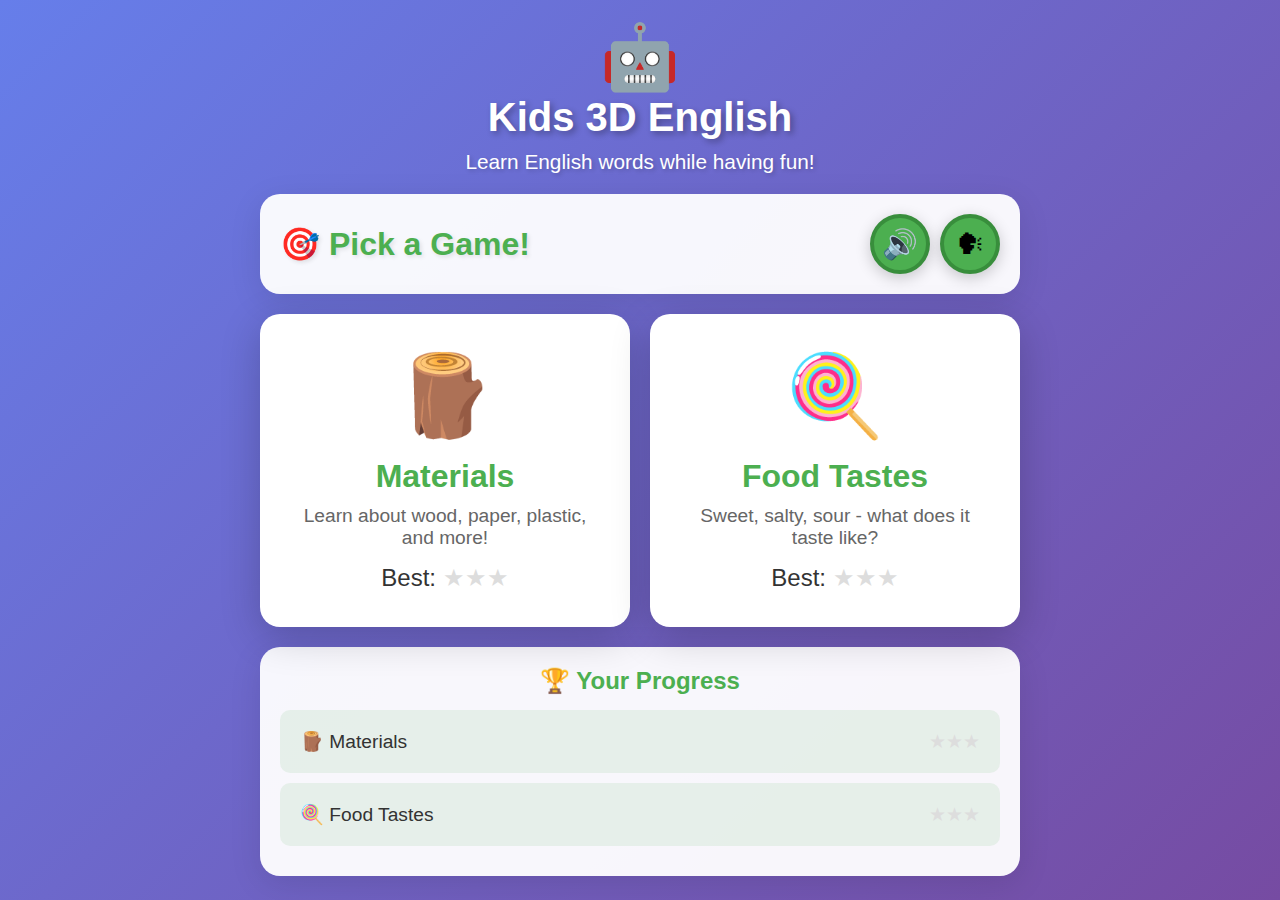
<file: index.html>
<!DOCTYPE html>
<html lang="en">
<head>
  <meta charset="UTF-8">
  <meta name="viewport" content="width=device-width, initial-scale=1.0">
  <title>Kids 3D English - Learn and Play!</title>
  <link rel="stylesheet" href="shared/ui.css">
  <style>
    /* Additional styles for index page */
    .welcome-text {
      text-align: center;
      color: white;
      margin-bottom: 20px;
    }

    .welcome-text h1 {
      font-size: 2.5rem;
      text-shadow: 3px 3px 6px rgba(0, 0, 0, 0.3);
      margin-bottom: 10px;
    }

    .welcome-text p {
      font-size: 1.3rem;
      text-shadow: 2px 2px 4px rgba(0, 0, 0, 0.2);
    }

    .mascot {
      font-size: 4rem;
      animation: bounce 2s ease-in-out infinite;
    }

    .game-card .best-stars {
      margin-top: 15px;
      font-size: 1.5rem;
    }

    .progress-item {
      display: flex;
      align-items: center;
      justify-content: space-between;
      padding: 10px 20px;
      background: rgba(76, 175, 80, 0.1);
      border-radius: 10px;
      margin: 10px 0;
    }

    .progress-item span {
      font-size: 1.2rem;
    }
  </style>
</head>
<body>
  <div class="app-container">
    <!-- Welcome Section -->
    <div class="welcome-text">
      <div class="mascot">&#129302;</div>
      <h1>Kids 3D English</h1>
      <p>Learn English words while having fun!</p>
    </div>

    <!-- Header with toggles -->
    <header class="header">
      <h1>&#127919; Pick a Game!</h1>
      <div class="toggles">
        <button id="sound-toggle" class="toggle-btn active" title="Sound On/Off">
          &#128266;
        </button>
        <button id="voice-toggle" class="toggle-btn active" title="Voice On/Off">
          &#128483;
        </button>
      </div>
    </header>

    <!-- Game Cards -->
    <div class="game-cards">
      <!-- Materials Game -->
      <a href="games/materials/index.html" class="game-card" id="card-materials">
        <div class="game-card-icon">&#129717;</div>
        <h2>Materials</h2>
        <p>Learn about wood, paper, plastic, and more!</p>
        <div class="best-stars">
          Best: <span id="stars-materials">&#9733;&#9733;&#9733;</span>
        </div>
      </a>

      <!-- Tastes Game -->
      <a href="games/tastes/index.html" class="game-card" id="card-tastes">
        <div class="game-card-icon">&#127853;</div>
        <h2>Food Tastes</h2>
        <p>Sweet, salty, sour - what does it taste like?</p>
        <div class="best-stars">
          Best: <span id="stars-tastes">&#9733;&#9733;&#9733;</span>
        </div>
      </a>
    </div>

    <!-- Progress Section -->
    <section class="progress-section">
      <h2>&#127942; Your Progress</h2>
      <div id="progress-list">
        <div class="progress-item">
          <span>&#129717; Materials</span>
          <span id="progress-materials" class="stars"></span>
        </div>
        <div class="progress-item">
          <span>&#127853; Food Tastes</span>
          <span id="progress-tastes" class="stars"></span>
        </div>
      </div>
    </section>
  </div>

  <script src="shared/ui.js"></script>
  <script>
    // Update progress display from localStorage
    document.addEventListener('DOMContentLoaded', () => {
      const { Settings, renderStars, Audio } = window.GameUtils;

      // Materials game stars
      const materialStars = Settings.getBestStars('materials');
      document.getElementById('stars-materials').innerHTML = renderStars(materialStars);
      document.getElementById('progress-materials').innerHTML = renderStars(materialStars);

      // Tastes game stars
      const tastesStars = Settings.getBestStars('tastes');
      document.getElementById('stars-tastes').innerHTML = renderStars(tastesStars);
      document.getElementById('progress-tastes').innerHTML = renderStars(tastesStars);

      // Play sound on card click
      document.querySelectorAll('.game-card').forEach(card => {
        card.addEventListener('click', () => {
          Audio.init();
          Audio.playClick();
        });
      });
    });
  </script>
</body>
</html>
</file>
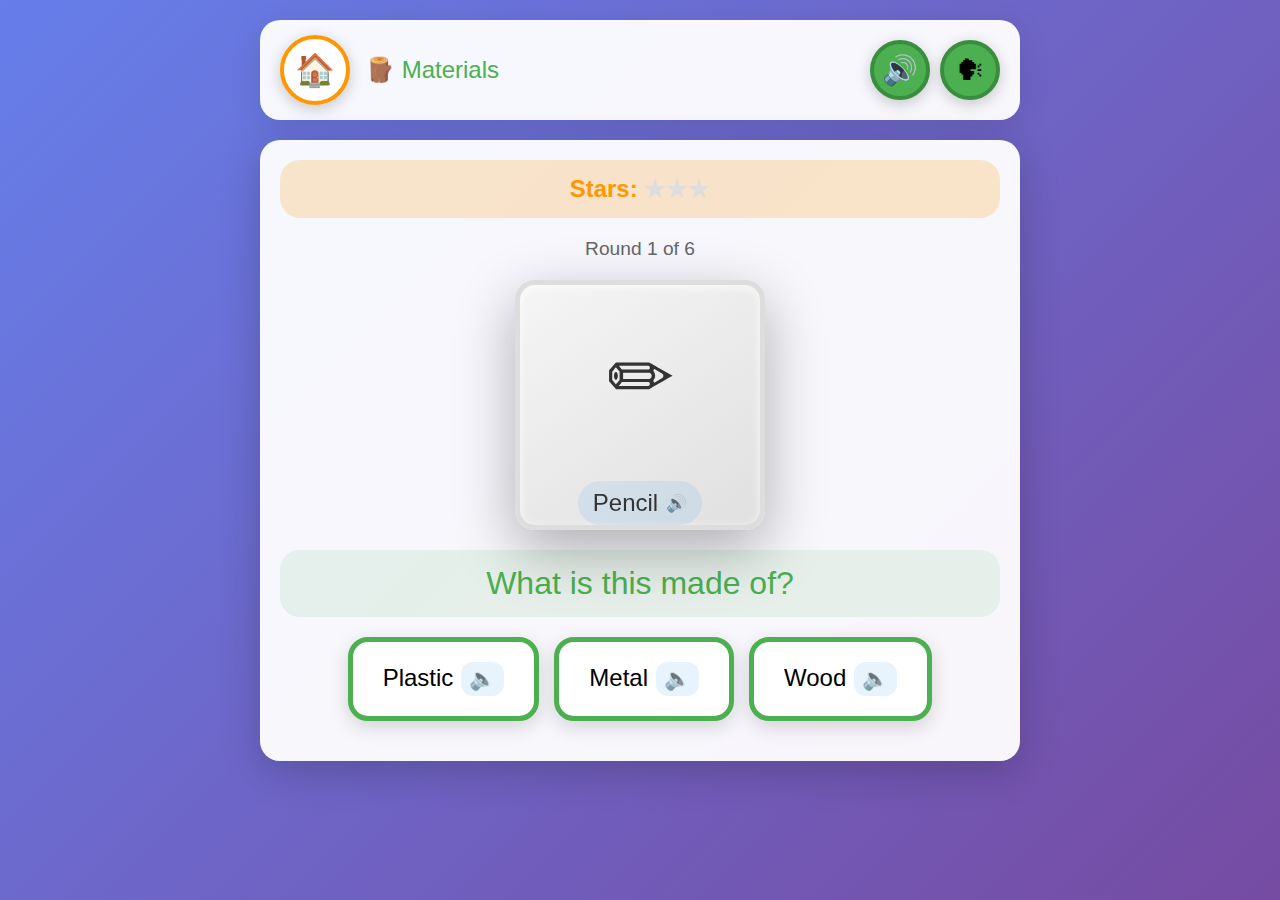
<file: games/materials/index.html>
<!DOCTYPE html>
<html lang="en">
<head>
  <meta charset="UTF-8">
  <meta name="viewport" content="width=device-width, initial-scale=1.0">
  <title>Materials Game - Kids 3D English</title>
  <link rel="stylesheet" href="../../shared/ui.css">
  <style>
    /* Game-specific styles */
    .header-game {
      display: flex;
      justify-content: space-between;
      align-items: center;
      padding: 15px 20px;
      background: rgba(255, 255, 255, 0.95);
      border-radius: 20px;
      margin-bottom: 20px;
      box-shadow: 0 8px 32px rgba(0, 0, 0, 0.1);
    }

    .header-left {
      display: flex;
      align-items: center;
      gap: 15px;
    }

    .header-title {
      font-size: 1.5rem;
      color: #4CAF50;
    }

    .header-right {
      display: flex;
      align-items: center;
      gap: 10px;
    }

    /* Material-specific SVG styling */
    .object-visual {
      width: 100%;
      height: 100%;
      display: flex;
      align-items: center;
      justify-content: center;
      flex-direction: column;
    }

    .object-icon {
      font-size: 5rem;
      line-height: 1;
    }

    .material-hint {
      font-size: 1rem;
      color: #666;
      margin-top: 5px;
      font-style: italic;
    }

    /* SVG drawings */
    .svg-object {
      width: 120px;
      height: 120px;
    }
  </style>
</head>
<body>
  <div class="app-container">
    <!-- Header -->
    <header class="header-game">
      <div class="header-left">
        <a href="../../index.html" class="home-btn" title="Go Home">&#127968;</a>
        <span class="header-title">&#129717; Materials</span>
      </div>
      <div class="header-right">
        <button id="sound-toggle" class="toggle-btn active" title="Sound On/Off">
          &#128266;
        </button>
        <button id="voice-toggle" class="toggle-btn active" title="Voice On/Off">
          &#128483;
        </button>
      </div>
    </header>

    <!-- Game Area -->
    <div class="game-area">
      <!-- Score Display -->
      <div class="score-display">
        <h3>Stars: <span id="current-stars">&#9733;&#9733;&#9733;</span></h3>
      </div>

      <!-- Round Indicator -->
      <div class="round-indicator">
        Round <span id="current-round">1</span> of <span id="total-rounds">6</span>
      </div>

      <!-- 3D Card Container -->
      <div class="card-3d-container">
        <div class="card-3d" id="object-card">
          <div class="card-3d-face">
            <div class="object-visual">
              <span class="object-icon" id="object-icon">&#128453;</span>
            </div>
            <span class="object-label" id="object-name">Table</span>
          </div>
        </div>
      </div>

      <!-- Question -->
      <div class="question">
        What is this made of?
      </div>

      <!-- Choices -->
      <div class="choices" id="choices-container">
        <!-- Buttons generated by JS -->
      </div>

      <!-- Feedback Area -->
      <div class="feedback hidden" id="feedback"></div>
    </div>

    <!-- Game Complete Screen (hidden initially) -->
    <div class="game-area game-complete hidden" id="game-complete">
      <h2>&#127881; Great Job! &#127881;</h2>
      <div class="final-stars" id="final-stars"></div>
      <p id="final-message">You're a materials expert!</p>
      <p>You got <span id="final-score">0</span> out of <span id="final-total">6</span> correct!</p>
      <button class="play-btn" id="play-again-btn">Play Again!</button>
    </div>
  </div>

  <script src="../../shared/ui.js"></script>
  <script src="game.js"></script>
</body>
</html>
</file>
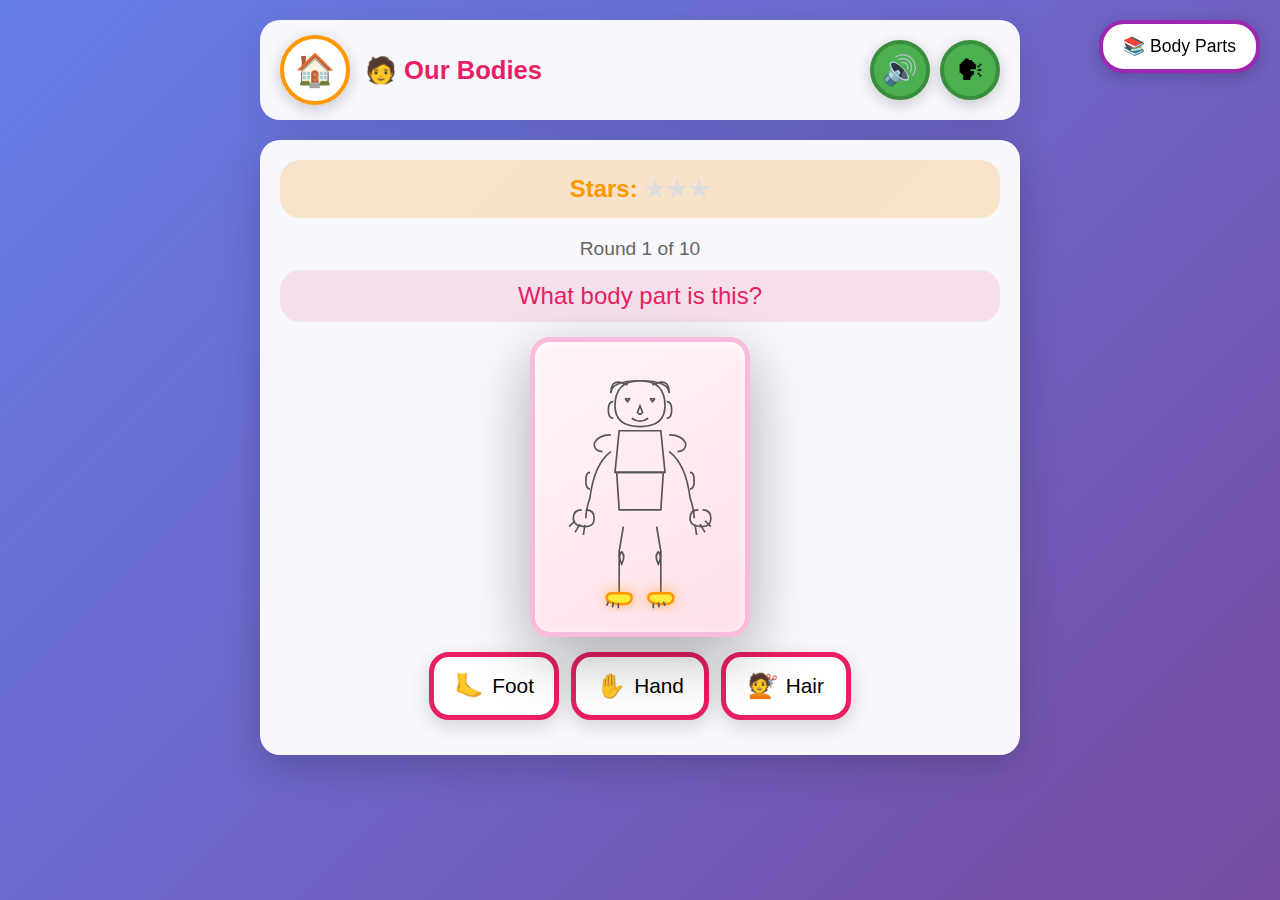
<file: games/our-bodies/index.html>
<!DOCTYPE html>
<html lang="en">
<head>
  <meta charset="UTF-8">
  <meta name="viewport" content="width=device-width, initial-scale=1.0">
  <title>Our Bodies - Kids 3D English</title>
  <link rel="stylesheet" href="../../shared/ui.css">
  <style>
    /* Game-specific styles */
    .header-game {
      display: flex;
      align-items: center;
      justify-content: space-between;
      padding: 15px 20px;
      background: rgba(255, 255, 255, 0.95);
      border-radius: var(--border-radius);
      margin-bottom: var(--spacing);
      box-shadow: 0 8px 32px rgba(0, 0, 0, 0.1);
      flex-wrap: wrap;
      gap: 10px;
    }

    .header-left {
      display: flex;
      align-items: center;
      gap: 15px;
    }

    .header-title {
      font-size: 1.6rem;
      color: #E91E63;
      font-weight: bold;
    }

    .header-right {
      display: flex;
      gap: 10px;
    }

    /* Body Card Container */
    .body-card-container {
      perspective: 1000px;
      width: 220px;
      height: 300px;
      margin: 15px auto;
    }

    .body-card {
      width: 100%;
      height: 100%;
      position: relative;
      transform-style: preserve-3d;
      transition: transform 0.1s ease-out;
      cursor: grab;
    }

    .body-card:active {
      cursor: grabbing;
    }

    .body-card-face {
      position: absolute;
      width: 100%;
      height: 100%;
      backface-visibility: hidden;
      border-radius: var(--border-radius);
      display: flex;
      flex-direction: column;
      align-items: center;
      justify-content: center;
      background: linear-gradient(145deg, #fff5f8, #ffe0e9);
      box-shadow:
        0 20px 60px rgba(0, 0, 0, 0.3),
        inset 0 2px 10px rgba(255, 255, 255, 0.8);
      border: 5px solid #f8bbd9;
      padding: 15px;
    }

    .body-card.idle {
      animation: gentleFloat 4s ease-in-out infinite;
    }

    /* Body SVG Styling */
    .body-svg {
      width: 150px;
      height: 250px;
    }

    .body-svg .body-part {
      fill: none;
      stroke: #555;
      stroke-width: 2;
      transition: all 0.3s ease;
    }

    .body-svg .body-part.highlight {
      fill: #ffeb3b;
      stroke: #ff9800;
      stroke-width: 3;
      filter: drop-shadow(0 0 8px rgba(255, 152, 0, 0.6));
      animation: pulseHighlight 1s ease-in-out infinite;
    }

    @keyframes pulseHighlight {
      0%, 100% { fill: #ffeb3b; }
      50% { fill: #fff176; }
    }

    /* Choice buttons */
    .choices {
      display: flex;
      flex-wrap: wrap;
      justify-content: center;
      gap: 12px;
      margin: 15px 0;
    }

    .choice-btn {
      min-width: 130px;
      padding: 15px 20px;
      font-size: 1.3rem;
      font-family: inherit;
      border: 5px solid #E91E63;
      border-radius: var(--border-radius);
      background: var(--card-bg);
      cursor: pointer;
      transition: all 0.2s ease;
      box-shadow: 0 6px 20px rgba(0, 0, 0, 0.15);
      text-transform: capitalize;
      display: flex;
      align-items: center;
      justify-content: center;
      gap: 8px;
    }

    .choice-btn:hover {
      transform: translateY(-5px);
      background: #E91E63;
      color: white;
    }

    .choice-btn.correct {
      background: var(--success-color);
      border-color: var(--success-color);
      color: white;
      animation: bounce 0.5s ease;
    }

    .choice-btn.incorrect {
      background: var(--error-color);
      border-color: var(--error-color);
      color: white;
      animation: shake 0.5s ease;
    }

    @keyframes bounce {
      0%, 100% { transform: translateY(0) scale(1); }
      30% { transform: translateY(-15px) scale(1.1); }
      60% { transform: translateY(-5px) scale(1.05); }
    }

    /* Question styling */
    .question {
      font-size: 1.5rem;
      text-align: center;
      color: #E91E63;
      margin: 10px 0;
      padding: 12px;
      background: rgba(233, 30, 99, 0.1);
      border-radius: var(--border-radius);
    }

    /* Word Bank Modal */
    .word-bank-btn {
      position: fixed;
      top: 20px;
      right: 20px;
      padding: 12px 20px;
      font-size: 1.1rem;
      font-family: inherit;
      border: 4px solid #9c27b0;
      border-radius: 25px;
      background: white;
      cursor: pointer;
      box-shadow: 0 4px 15px rgba(0,0,0,0.2);
      z-index: 100;
      transition: all 0.2s ease;
    }

    .word-bank-btn:hover {
      background: #9c27b0;
      color: white;
      transform: scale(1.05);
    }

    .word-bank-modal {
      display: none;
      position: fixed;
      top: 0;
      left: 0;
      width: 100%;
      height: 100%;
      background: rgba(0,0,0,0.6);
      z-index: 200;
      align-items: center;
      justify-content: center;
    }

    .word-bank-modal.show {
      display: flex;
    }

    .word-bank-content {
      background: white;
      border-radius: var(--border-radius);
      padding: 25px;
      max-width: 400px;
      max-height: 80vh;
      overflow-y: auto;
      box-shadow: 0 20px 60px rgba(0,0,0,0.3);
    }

    .word-bank-content h2 {
      color: #E91E63;
      text-align: center;
      margin-bottom: 15px;
    }

    .word-bank-list {
      display: grid;
      grid-template-columns: repeat(2, 1fr);
      gap: 10px;
    }

    .word-bank-item {
      display: flex;
      align-items: center;
      gap: 10px;
      padding: 10px;
      background: #fce4ec;
      border-radius: 10px;
      cursor: pointer;
      transition: all 0.2s ease;
    }

    .word-bank-item:hover {
      background: #f8bbd9;
      transform: scale(1.02);
    }

    .word-bank-close {
      display: block;
      margin: 15px auto 0;
      padding: 10px 30px;
      font-size: 1.1rem;
      font-family: inherit;
      border: 3px solid #9c27b0;
      border-radius: 15px;
      background: #9c27b0;
      color: white;
      cursor: pointer;
    }

    /* Responsive */
    @media (max-width: 500px) {
      .body-card-container {
        width: 180px;
        height: 250px;
      }

      .body-svg {
        width: 120px;
        height: 200px;
      }

      .choice-btn {
        min-width: 110px;
        padding: 12px 15px;
        font-size: 1.1rem;
      }
    }
  </style>
</head>
<body>
  <div class="app-container">
    <!-- Header -->
    <header class="header-game">
      <div class="header-left">
        <a href="../../index.html" class="home-btn">&#127968;</a>
        <span class="header-title">&#129489; Our Bodies</span>
      </div>
      <div class="header-right">
        <button id="sound-toggle" class="toggle-btn active">&#128266;</button>
        <button id="voice-toggle" class="toggle-btn active">&#128483;</button>
      </div>
    </header>

    <!-- Game Area -->
    <div class="game-area" id="game-area">
      <div class="score-display">
        <h3>Stars: <span id="current-stars">&#9733;&#9733;&#9733;</span></h3>
      </div>

      <div class="round-indicator">
        Round <span id="current-round">1</span> of <span id="total-rounds">10</span>
      </div>

      <div class="question" id="question"></div>

      <!-- Dynamic content area -->
      <div id="round-content"></div>

      <div class="choices" id="choices-container"></div>
      <div class="feedback hidden" id="feedback"></div>
    </div>

    <!-- Game Complete Screen -->
    <div class="game-area game-complete hidden" id="game-complete">
      <h2>&#127881; Great Job! &#127881;</h2>
      <div class="final-stars" id="final-stars"></div>
      <p id="final-message">You did amazing!</p>
      <p>You scored <span id="final-score">0</span> out of <span id="final-total">10</span> points!</p>
      <button class="play-btn" id="play-again-btn">Play Again!</button>
    </div>
  </div>

  <!-- Word Bank Button -->
  <button class="word-bank-btn" id="word-bank-btn">&#128218; Body Parts</button>

  <!-- Word Bank Modal -->
  <div class="word-bank-modal" id="word-bank-modal">
    <div class="word-bank-content">
      <h2>&#129489; Body Parts</h2>
      <div class="word-bank-list" id="word-bank-list"></div>
      <button class="word-bank-close" id="word-bank-close">Close</button>
    </div>
  </div>

  <script src="../../shared/ui.js"></script>
  <script src="game.js"></script>
</body>
</html>
</file>
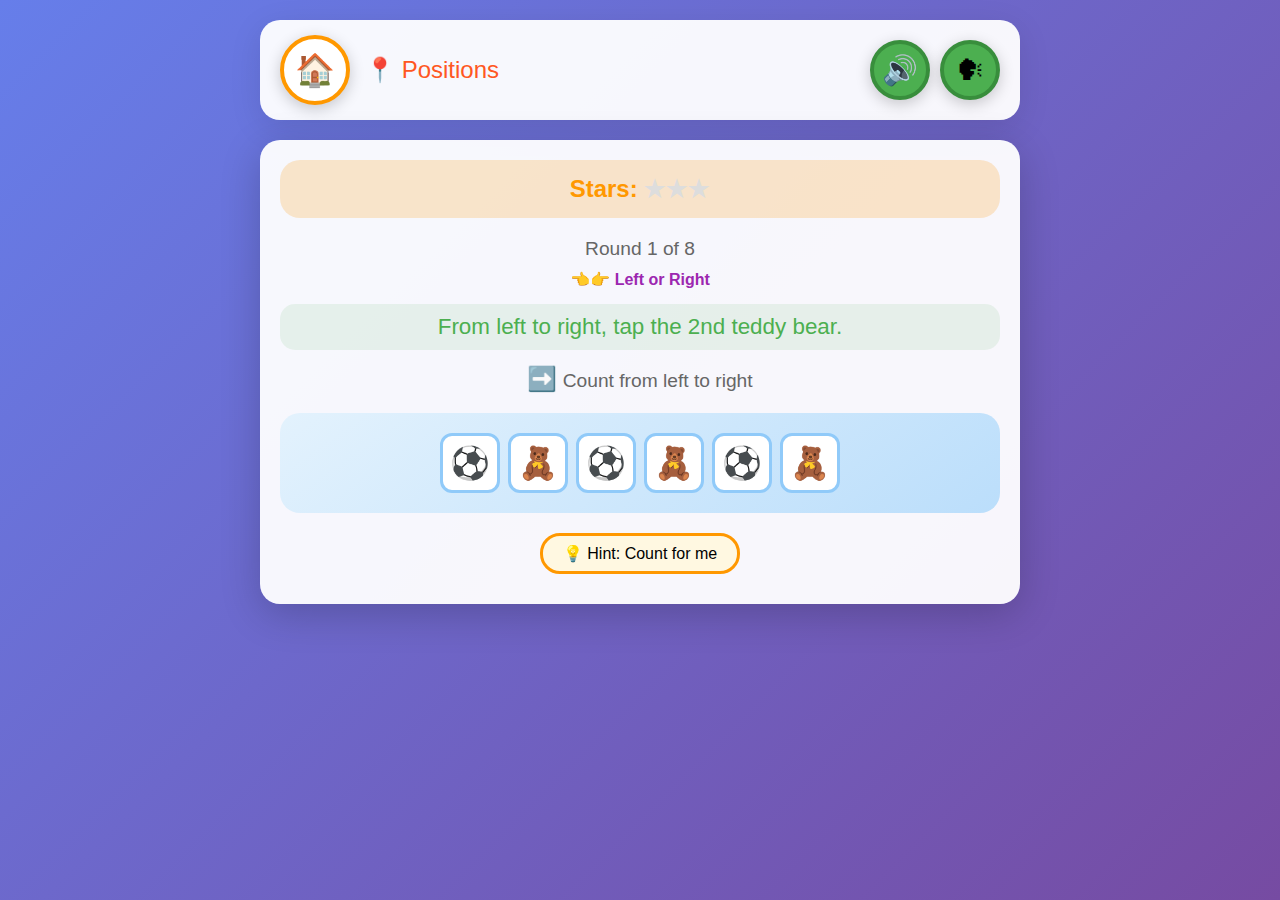
<file: games/positions/index.html>
<!DOCTYPE html>
<html lang="en">
<head>
  <meta charset="UTF-8">
  <meta name="viewport" content="width=device-width, initial-scale=1.0">
  <title>Positions Game - Kids 3D English</title>
  <link rel="stylesheet" href="../../shared/ui.css">
  <style>
    /* Game-specific styles */
    .header-game {
      display: flex;
      justify-content: space-between;
      align-items: center;
      padding: 15px 20px;
      background: rgba(255, 255, 255, 0.95);
      border-radius: 20px;
      margin-bottom: 20px;
      box-shadow: 0 8px 32px rgba(0, 0, 0, 0.1);
    }

    .header-left {
      display: flex;
      align-items: center;
      gap: 15px;
    }

    .header-title {
      font-size: 1.5rem;
      color: #FF5722;
    }

    .header-right {
      display: flex;
      align-items: center;
      gap: 10px;
    }

    /* Round type indicator */
    .round-type {
      text-align: center;
      font-size: 1rem;
      color: #9C27B0;
      margin-bottom: 10px;
      font-weight: bold;
    }

    /* ========================
       SECTION A: Reading Story
       ======================== */
    .story-box {
      background: linear-gradient(145deg, #fff8e1, #ffecb3);
      border: 4px solid #FFC107;
      border-radius: 20px;
      padding: 20px;
      margin: 15px 0;
      font-size: 1.3rem;
      line-height: 1.8;
      text-align: left;
    }

    .story-box .ordinal {
      color: #E91E63;
      font-weight: bold;
    }

    .question-text {
      font-size: 1.4rem;
      text-align: center;
      color: #4CAF50;
      margin: 15px 0;
      padding: 10px;
      background: rgba(76, 175, 80, 0.1);
      border-radius: 15px;
    }

    /* Multiple choice buttons */
    .mc-choices {
      display: flex;
      flex-direction: column;
      gap: 12px;
      margin: 20px 0;
    }

    .mc-btn {
      padding: 18px 30px;
      font-size: 1.4rem;
      font-family: inherit;
      border: 4px solid #2196F3;
      border-radius: 15px;
      background: white;
      cursor: pointer;
      transition: all 0.2s ease;
      display: flex;
      align-items: center;
      gap: 15px;
    }

    .mc-btn:hover {
      transform: translateX(10px);
      background: #E3F2FD;
    }

    .mc-btn .option-letter {
      width: 40px;
      height: 40px;
      border-radius: 50%;
      background: #2196F3;
      color: white;
      display: flex;
      align-items: center;
      justify-content: center;
      font-weight: bold;
    }

    .mc-btn.correct {
      background: #C8E6C9;
      border-color: #4CAF50;
    }

    .mc-btn.incorrect {
      background: #FFCDD2;
      border-color: #F44336;
    }

    /* ========================
       SECTION B: Unscramble
       ======================== */
    .unscramble-area {
      margin: 20px 0;
    }

    .sentence-line {
      min-height: 60px;
      background: #E8F5E9;
      border: 3px dashed #4CAF50;
      border-radius: 15px;
      padding: 15px;
      margin-bottom: 20px;
      display: flex;
      flex-wrap: wrap;
      gap: 10px;
      align-items: center;
    }

    .sentence-line.empty::before {
      content: 'Tap words below to build your sentence...';
      color: #999;
      font-style: italic;
    }

    .word-chips {
      display: flex;
      flex-wrap: wrap;
      gap: 10px;
      justify-content: center;
      margin: 20px 0;
    }

    .word-chip {
      padding: 12px 20px;
      font-size: 1.3rem;
      font-family: inherit;
      border: 3px solid #9C27B0;
      border-radius: 25px;
      background: white;
      cursor: pointer;
      transition: all 0.2s ease;
    }

    .word-chip:hover {
      background: #F3E5F5;
      transform: scale(1.05);
    }

    .word-chip.used {
      opacity: 0.4;
      cursor: not-allowed;
    }

    .word-chip.in-sentence {
      background: #E1BEE7;
      border-color: #7B1FA2;
    }

    .unscramble-controls {
      display: flex;
      justify-content: center;
      gap: 15px;
      margin-top: 20px;
    }

    .ctrl-btn {
      padding: 12px 25px;
      font-size: 1.1rem;
      font-family: inherit;
      border: 3px solid;
      border-radius: 12px;
      cursor: pointer;
      transition: all 0.2s ease;
    }

    .ctrl-btn.undo {
      border-color: #FF9800;
      background: #FFF3E0;
    }

    .ctrl-btn.clear {
      border-color: #F44336;
      background: #FFEBEE;
    }

    .ctrl-btn.check {
      border-color: #4CAF50;
      background: #E8F5E9;
    }

    .ctrl-btn:hover {
      transform: translateY(-3px);
    }

    /* Hint glow for first word */
    .word-chip.hint-glow {
      animation: hintGlow 1s ease-in-out infinite;
      border-color: #FF9800;
    }

    @keyframes hintGlow {
      0%, 100% {
        box-shadow: 0 0 5px #FF9800;
        background: #FFF3E0;
      }
      50% {
        box-shadow: 0 0 20px #FF9800, 0 0 30px #FFB74D;
        background: #FFE0B2;
      }
    }

    /* ========================
       SECTION C: Left/Right Row
       ======================== */
    .row-container {
      perspective: 800px;
      margin: 20px 0;
    }

    .items-row {
      display: flex;
      justify-content: center;
      gap: 8px;
      padding: 20px 10px;
      background: linear-gradient(145deg, #E3F2FD, #BBDEFB);
      border-radius: 20px;
      transform-style: preserve-3d;
      transition: transform 0.1s ease-out;
      cursor: grab;
      flex-wrap: wrap;
    }

    .items-row:active {
      cursor: grabbing;
    }

    .items-row.idle {
      animation: gentleRowFloat 4s ease-in-out infinite;
    }

    @keyframes gentleRowFloat {
      0%, 100% { transform: rotateX(5deg) rotateY(-3deg); }
      50% { transform: rotateX(-5deg) rotateY(3deg); }
    }

    .row-item {
      width: 60px;
      height: 60px;
      display: flex;
      align-items: center;
      justify-content: center;
      background: white;
      border: 3px solid #90CAF9;
      border-radius: 12px;
      cursor: pointer;
      transition: all 0.2s ease;
      position: relative;
      font-size: 2rem;
    }

    .row-item:hover {
      transform: scale(1.1);
      border-color: #1976D2;
    }

    .row-item.selected {
      border-width: 4px;
    }

    /* Count labels for hint animation */
    .count-label {
      position: absolute;
      top: -30px;
      left: 50%;
      transform: translateX(-50%);
      background: #FF9800;
      color: white;
      padding: 4px 10px;
      border-radius: 10px;
      font-size: 0.9rem;
      font-weight: bold;
      opacity: 0;
      transition: opacity 0.3s ease;
      pointer-events: none;
      white-space: nowrap;
    }

    .count-label.show {
      opacity: 1;
      animation: labelPop 0.3s ease;
    }

    @keyframes labelPop {
      0% { transform: translateX(-50%) scale(0); }
      50% { transform: translateX(-50%) scale(1.2); }
      100% { transform: translateX(-50%) scale(1); }
    }

    /* Marking overlays */
    .row-item .mark-overlay {
      position: absolute;
      top: 0;
      left: 0;
      right: 0;
      bottom: 0;
      display: flex;
      align-items: center;
      justify-content: center;
      pointer-events: none;
    }

    .mark-square {
      width: 90%;
      height: 90%;
      border: 5px solid #4CAF50;
      border-radius: 5px;
    }

    .mark-circle {
      width: 85%;
      height: 85%;
      border: 5px solid #2196F3;
      border-radius: 50%;
    }

    .mark-x {
      font-size: 3rem;
      color: #F44336;
      font-weight: bold;
    }

    .mark-correct {
      animation: markPop 0.3s ease;
    }

    .mark-incorrect {
      border-color: #F44336 !important;
      color: #F44336 !important;
    }

    @keyframes markPop {
      0% { transform: scale(0); }
      50% { transform: scale(1.2); }
      100% { transform: scale(1); }
    }

    /* Direction indicator */
    .direction-hint {
      text-align: center;
      font-size: 1.2rem;
      color: #666;
      margin: 10px 0;
    }

    .direction-hint .arrow {
      font-size: 1.5rem;
    }

    /* Position labels */
    .position-labels {
      display: flex;
      justify-content: center;
      gap: 10px;
      margin-top: 10px;
    }

    .pos-label {
      width: 70px;
      text-align: center;
      font-size: 0.9rem;
      color: #666;
    }

    /* Hint button */
    .hint-btn {
      padding: 8px 20px;
      font-size: 1rem;
      font-family: inherit;
      border: 3px solid #FF9800;
      border-radius: 20px;
      background: #FFF8E1;
      cursor: pointer;
      margin: 10px auto;
      display: block;
    }

    .hint-btn:hover {
      background: #FFECB3;
    }

    /* Counting animation */
    .row-item.counting {
      animation: countPulse 0.3s ease;
    }

    @keyframes countPulse {
      0%, 100% { transform: scale(1); background: white; }
      50% { transform: scale(1.15); background: #FFEB3B; }
    }

    /* ========================
       Game Complete
       ======================== */
    .game-complete {
      text-align: center;
      padding: 40px 20px;
    }

    .game-complete h2 {
      font-size: 2.5rem;
      color: #4CAF50;
      margin-bottom: 20px;
    }

    .final-stars {
      font-size: 4rem;
      margin: 20px 0;
    }

    .game-complete p {
      font-size: 1.3rem;
      margin: 10px 0;
    }

    .points-display {
      font-size: 1.5rem;
      color: #FF9800;
      margin: 15px 0;
    }

    /* Responsive */
    @media (max-width: 600px) {
      .row-item {
        width: 50px;
        height: 50px;
        font-size: 1.8rem;
      }

      .pos-label {
        width: 50px;
        font-size: 0.7rem;
      }

      .story-box {
        font-size: 1.1rem;
      }

      .mc-btn {
        font-size: 1.2rem;
        padding: 14px 20px;
      }
    }
  </style>
</head>
<body>
  <div class="app-container">
    <!-- Header -->
    <header class="header-game">
      <div class="header-left">
        <a href="../../index.html" class="home-btn" title="Go Home">&#127968;</a>
        <span class="header-title">&#128205; Positions</span>
      </div>
      <div class="header-right">
        <button id="sound-toggle" class="toggle-btn active" title="Sound On/Off">
          &#128266;
        </button>
        <button id="voice-toggle" class="toggle-btn active" title="Voice On/Off">
          &#128483;
        </button>
      </div>
    </header>

    <!-- Game Area -->
    <div class="game-area" id="game-area">
      <!-- Score Display -->
      <div class="score-display">
        <h3>Stars: <span id="current-stars">&#9733;&#9733;&#9733;</span></h3>
      </div>

      <!-- Round Indicator -->
      <div class="round-indicator">
        Round <span id="current-round">1</span> of <span id="total-rounds">10</span>
      </div>

      <!-- Round Type -->
      <div class="round-type" id="round-type">Reading Story</div>

      <!-- Dynamic content area - filled by JS -->
      <div id="round-content"></div>

      <!-- Feedback Area -->
      <div class="feedback hidden" id="feedback"></div>
    </div>

    <!-- Game Complete Screen -->
    <div class="game-area game-complete hidden" id="game-complete">
      <h2>&#127881; Well Done! &#127881;</h2>
      <div class="final-stars" id="final-stars"></div>
      <p id="final-message">You know your positions!</p>
      <div class="points-display">
        Points: <span id="final-points">0</span> / 8
      </div>
      <button class="play-btn" id="play-again-btn">Play Again!</button>
    </div>
  </div>

  <script src="../../shared/ui.js"></script>
  <script src="game.js"></script>
</body>
</html>
</file>
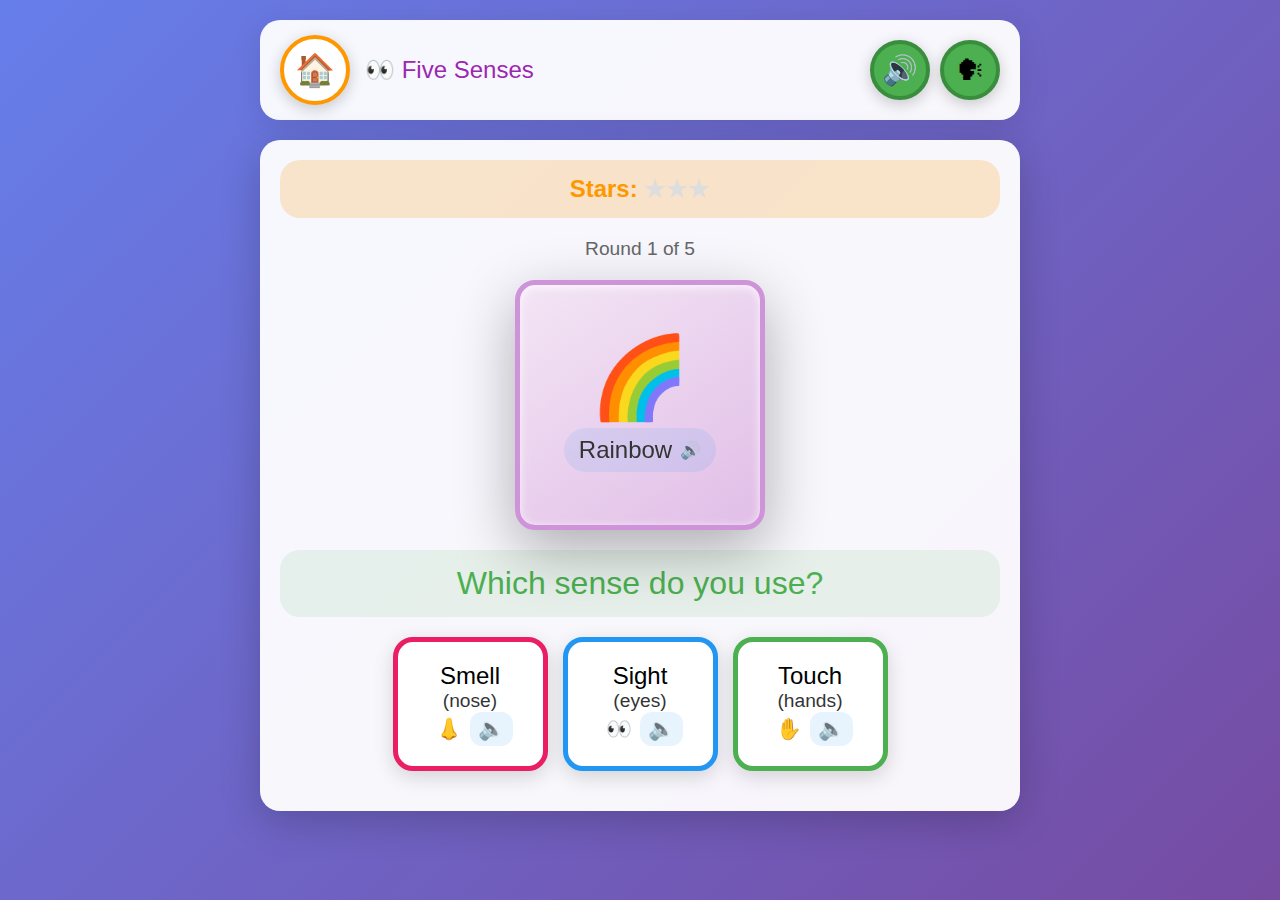
<file: games/senses/index.html>
<!DOCTYPE html>
<html lang="en">
<head>
  <meta charset="UTF-8">
  <meta name="viewport" content="width=device-width, initial-scale=1.0">
  <title>Five Senses Game - Kids 3D English</title>
  <link rel="stylesheet" href="../../shared/ui.css">
  <style>
    /* Game-specific styles */
    .header-game {
      display: flex;
      justify-content: space-between;
      align-items: center;
      padding: 15px 20px;
      background: rgba(255, 255, 255, 0.95);
      border-radius: 20px;
      margin-bottom: 20px;
      box-shadow: 0 8px 32px rgba(0, 0, 0, 0.1);
    }

    .header-left {
      display: flex;
      align-items: center;
      gap: 15px;
    }

    .header-title {
      font-size: 1.5rem;
      color: #9C27B0;
    }

    .header-right {
      display: flex;
      align-items: center;
      gap: 10px;
    }

    /* Senses card styling */
    .card-3d-face {
      background: linear-gradient(145deg, #f3e5f5, #e1bee7) !important;
      border-color: #ce93d8 !important;
    }

    .item-icon {
      font-size: 5rem;
      line-height: 1;
    }

    /* Sense-specific button colors */
    .choice-btn[data-sense="sight"] {
      border-color: #2196F3;
    }
    .choice-btn[data-sense="sight"]:hover,
    .choice-btn[data-sense="sight"].correct {
      background: #2196F3;
    }

    .choice-btn[data-sense="hearing"] {
      border-color: #FF9800;
    }
    .choice-btn[data-sense="hearing"]:hover,
    .choice-btn[data-sense="hearing"].correct {
      background: #FF9800;
    }

    .choice-btn[data-sense="smell"] {
      border-color: #E91E63;
    }
    .choice-btn[data-sense="smell"]:hover,
    .choice-btn[data-sense="smell"].correct {
      background: #E91E63;
    }

    .choice-btn[data-sense="taste"] {
      border-color: #F44336;
    }
    .choice-btn[data-sense="taste"]:hover,
    .choice-btn[data-sense="taste"].correct {
      background: #F44336;
    }

    .choice-btn[data-sense="touch"] {
      border-color: #4CAF50;
    }
    .choice-btn[data-sense="touch"]:hover,
    .choice-btn[data-sense="touch"].correct {
      background: #4CAF50;
    }

    /* Sense emoji hints */
    .sense-emoji {
      margin-left: 8px;
      font-size: 1.3rem;
    }

    /* Body part hint */
    .body-part {
      font-size: 0.8em;
      opacity: 0.8;
      display: block;
    }
  </style>
</head>
<body>
  <div class="app-container">
    <!-- Header -->
    <header class="header-game">
      <div class="header-left">
        <a href="../../index.html" class="home-btn" title="Go Home">&#127968;</a>
        <span class="header-title">&#128064; Five Senses</span>
      </div>
      <div class="header-right">
        <button id="sound-toggle" class="toggle-btn active" title="Sound On/Off">
          &#128266;
        </button>
        <button id="voice-toggle" class="toggle-btn active" title="Voice On/Off">
          &#128483;
        </button>
      </div>
    </header>

    <!-- Game Area -->
    <div class="game-area">
      <!-- Score Display -->
      <div class="score-display">
        <h3>Stars: <span id="current-stars">&#9733;&#9733;&#9733;</span></h3>
      </div>

      <!-- Round Indicator -->
      <div class="round-indicator">
        Round <span id="current-round">1</span> of <span id="total-rounds">5</span>
      </div>

      <!-- 3D Card Container -->
      <div class="card-3d-container">
        <div class="card-3d" id="item-card">
          <div class="card-3d-face">
            <span class="item-icon" id="item-icon">&#127752;</span>
            <span class="object-label" id="item-name">Rainbow</span>
          </div>
        </div>
      </div>

      <!-- Question -->
      <div class="question">
        Which sense do you use?
      </div>

      <!-- Choices -->
      <div class="choices" id="choices-container">
        <!-- Buttons generated by JS -->
      </div>

      <!-- Feedback Area -->
      <div class="feedback hidden" id="feedback"></div>
    </div>

    <!-- Game Complete Screen (hidden initially) -->
    <div class="game-area game-complete hidden" id="game-complete">
      <h2>&#127881; Amazing! &#127881;</h2>
      <div class="final-stars" id="final-stars"></div>
      <p id="final-message">You know your senses!</p>
      <p>You got <span id="final-score">0</span> out of <span id="final-total">5</span> correct!</p>
      <button class="play-btn" id="play-again-btn">Play Again!</button>
    </div>
  </div>

  <script src="../../shared/ui.js"></script>
  <script src="game.js"></script>
</body>
</html>
</file>
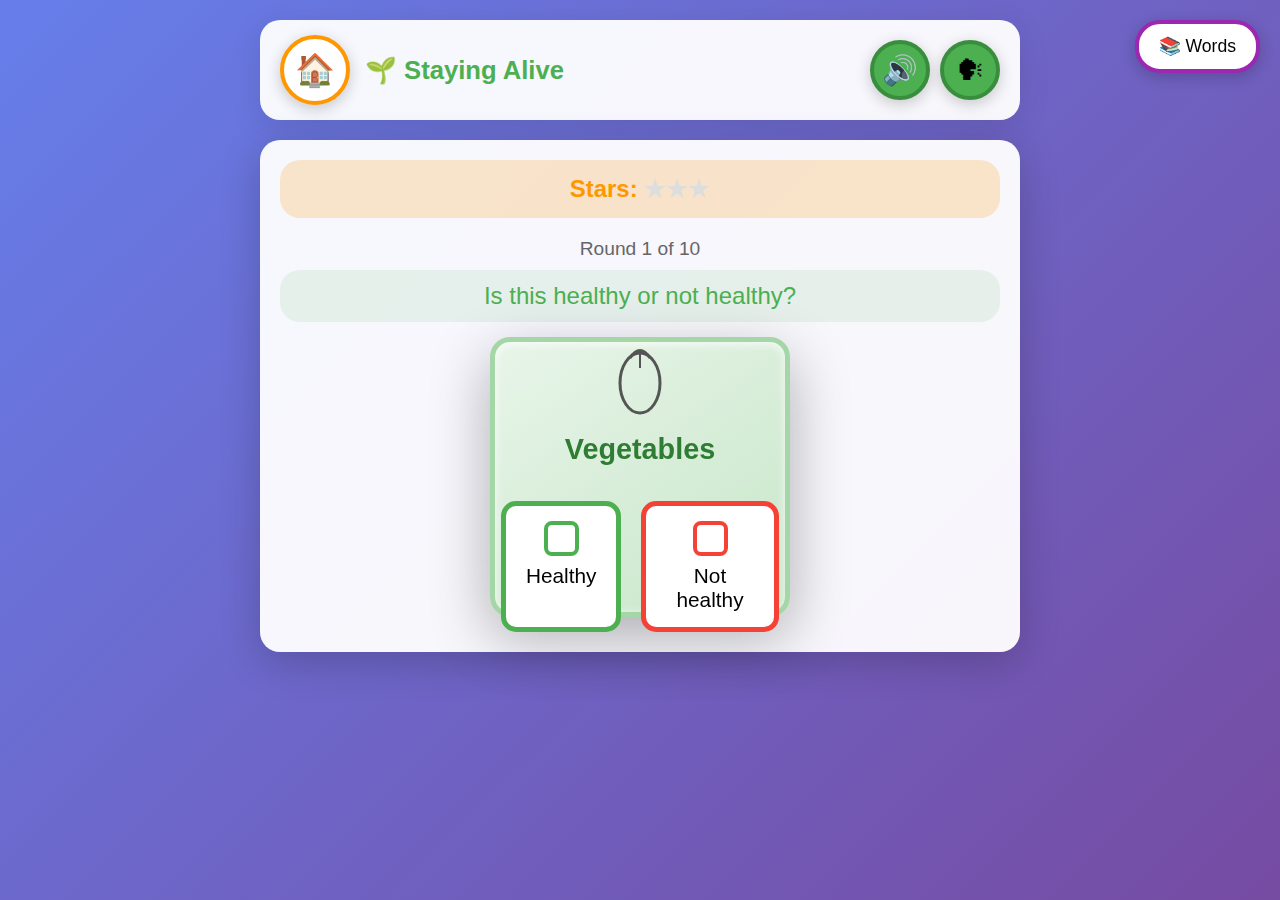
<file: games/staying-alive/index.html>
<!DOCTYPE html>
<html lang="en">
<head>
  <meta charset="UTF-8">
  <meta name="viewport" content="width=device-width, initial-scale=1.0">
  <title>Staying Alive - Kids 3D English</title>
  <link rel="stylesheet" href="../../shared/ui.css">
  <style>
    /* Game-specific styles */
    .header-game {
      display: flex;
      align-items: center;
      justify-content: space-between;
      padding: 15px 20px;
      background: rgba(255, 255, 255, 0.95);
      border-radius: var(--border-radius);
      margin-bottom: var(--spacing);
      box-shadow: 0 8px 32px rgba(0, 0, 0, 0.1);
      flex-wrap: wrap;
      gap: 10px;
    }

    .header-left {
      display: flex;
      align-items: center;
      gap: 15px;
    }

    .header-title {
      font-size: 1.6rem;
      color: #4CAF50;
      font-weight: bold;
    }

    .header-right {
      display: flex;
      gap: 10px;
    }

    /* 3D Card Container */
    .card-3d-container {
      perspective: 1000px;
      width: 300px;
      height: auto;
      min-height: 280px;
      margin: 15px auto;
    }

    .card-3d {
      width: 100%;
      min-height: 280px;
      position: relative;
      transform-style: preserve-3d;
      transition: transform 0.1s ease-out;
      cursor: grab;
    }

    .card-3d:active {
      cursor: grabbing;
    }

    .card-3d-face {
      width: 100%;
      min-height: 280px;
      border-radius: var(--border-radius);
      display: flex;
      flex-direction: column;
      align-items: center;
      justify-content: center;
      padding: 25px;
      background: linear-gradient(145deg, #e8f5e9, #c8e6c9);
      box-shadow:
        0 20px 60px rgba(0, 0, 0, 0.3),
        inset 0 2px 10px rgba(255, 255, 255, 0.8);
      border: 5px solid #a5d6a7;
    }

    .card-3d.idle {
      animation: gentleFloat 4s ease-in-out infinite;
    }

    @keyframes gentleFloat {
      0%, 100% { transform: rotateX(3deg) rotateY(-3deg); }
      50% { transform: rotateX(-3deg) rotateY(3deg); }
    }

    @keyframes cardBounce {
      0%, 100% { transform: scale(1); }
      50% { transform: scale(1.05); }
    }

    @keyframes cardShake {
      0%, 100% { transform: translateX(0); }
      25% { transform: translateX(-8px); }
      75% { transform: translateX(8px); }
    }

    .card-3d.bounce {
      animation: cardBounce 0.4s ease;
    }

    .card-3d.shake {
      animation: cardShake 0.4s ease;
    }

    /* Food/Item Display */
    .item-display {
      text-align: center;
      margin-bottom: 20px;
    }

    .item-icon {
      width: 100px;
      height: 100px;
      margin: 0 auto 10px;
    }

    .item-icon svg {
      width: 100%;
      height: 100%;
    }

    .item-name {
      font-size: 1.8rem;
      color: #2e7d32;
      font-weight: bold;
      text-transform: capitalize;
    }

    /* Healthy Choice Buttons */
    .health-choices {
      display: flex;
      gap: 20px;
      justify-content: center;
      margin-top: 15px;
    }

    .health-btn {
      display: flex;
      flex-direction: column;
      align-items: center;
      gap: 8px;
      padding: 15px 25px;
      font-size: 1.3rem;
      font-family: inherit;
      border: 5px solid #888;
      border-radius: 15px;
      background: white;
      cursor: pointer;
      transition: all 0.2s ease;
      min-width: 120px;
    }

    .health-btn .checkbox {
      width: 35px;
      height: 35px;
      border: 4px solid #888;
      border-radius: 8px;
      display: flex;
      align-items: center;
      justify-content: center;
      font-size: 1.5rem;
      background: white;
    }

    .health-btn.healthy {
      border-color: #4CAF50;
    }

    .health-btn.healthy .checkbox {
      border-color: #4CAF50;
    }

    .health-btn.unhealthy {
      border-color: #f44336;
    }

    .health-btn.unhealthy .checkbox {
      border-color: #f44336;
    }

    .health-btn:hover {
      transform: translateY(-3px);
      box-shadow: 0 6px 20px rgba(0,0,0,0.15);
    }

    .health-btn.selected .checkbox {
      background: currentColor;
      color: white;
    }

    .health-btn.healthy.selected {
      background: #e8f5e9;
    }

    .health-btn.unhealthy.selected {
      background: #ffebee;
    }

    .health-btn.correct {
      border-color: #4CAF50 !important;
      background: #c8e6c9 !important;
    }

    .health-btn.incorrect {
      border-color: #f44336 !important;
      background: #ffcdd2 !important;
    }

    .health-btn:disabled {
      cursor: not-allowed;
      opacity: 0.8;
    }

    /* Explanation text */
    .explanation {
      font-size: 1.2rem;
      text-align: center;
      padding: 12px 20px;
      border-radius: 15px;
      margin-top: 15px;
      max-width: 280px;
    }

    .explanation.success {
      background: #c8e6c9;
      color: #2e7d32;
    }

    .explanation.error {
      background: #ffcdd2;
      color: #c62828;
    }

    /* Sentence Fill Section */
    .sentences-container {
      width: 100%;
    }

    .sentence-row {
      background: white;
      padding: 15px;
      border-radius: 12px;
      margin-bottom: 15px;
      font-size: 1.3rem;
      color: #333;
      display: flex;
      flex-wrap: wrap;
      align-items: center;
      gap: 8px;
      justify-content: center;
    }

    .blank-slot {
      display: inline-flex;
      align-items: center;
      justify-content: center;
      min-width: 90px;
      height: 40px;
      border: 3px dashed #4CAF50;
      border-radius: 10px;
      background: #f1f8e9;
      font-weight: bold;
      color: #2e7d32;
      cursor: pointer;
      transition: all 0.2s ease;
    }

    .blank-slot.filled {
      border-style: solid;
      background: #c8e6c9;
    }

    .blank-slot.correct {
      border-color: #4CAF50;
      background: #a5d6a7;
    }

    .blank-slot.incorrect {
      border-color: #f44336;
      background: #ffcdd2;
      color: #c62828;
    }

    /* Word Bank */
    .word-bank {
      display: flex;
      flex-wrap: wrap;
      gap: 10px;
      justify-content: center;
      margin: 15px 0;
      padding: 15px;
      background: rgba(255,255,255,0.8);
      border-radius: 15px;
    }

    .word-tile {
      padding: 10px 18px;
      font-size: 1.2rem;
      font-family: inherit;
      border: 4px solid #2196F3;
      border-radius: 12px;
      background: white;
      cursor: pointer;
      transition: all 0.2s ease;
      text-transform: lowercase;
    }

    .word-tile:hover {
      background: #e3f2fd;
      transform: translateY(-2px);
    }

    .word-tile.selected {
      background: #2196F3;
      color: white;
    }

    .word-tile.used {
      opacity: 0.4;
      cursor: not-allowed;
    }

    .word-tile:disabled {
      cursor: not-allowed;
    }

    /* Action Buttons */
    .action-buttons {
      display: flex;
      gap: 15px;
      justify-content: center;
      margin-top: 15px;
    }

    .action-btn {
      padding: 12px 25px;
      font-size: 1.2rem;
      font-family: inherit;
      border: 4px solid #FF9800;
      border-radius: 12px;
      background: white;
      cursor: pointer;
      transition: all 0.2s ease;
    }

    .action-btn:hover {
      background: #FF9800;
      color: white;
    }

    .action-btn.check {
      border-color: #4CAF50;
    }

    .action-btn.check:hover {
      background: #4CAF50;
    }

    .action-btn:disabled {
      opacity: 0.5;
      cursor: not-allowed;
    }

    /* Animal Breathing Section */
    .animal-display {
      text-align: center;
      margin-bottom: 15px;
    }

    .animal-icon {
      width: 120px;
      height: 120px;
      margin: 0 auto 10px;
    }

    .animal-icon svg {
      width: 100%;
      height: 100%;
    }

    .animal-name {
      font-size: 1.6rem;
      color: #1976d2;
      font-weight: bold;
      text-transform: capitalize;
    }

    .breathing-question {
      font-size: 1.4rem;
      color: #333;
      text-align: center;
      margin: 10px 0;
    }

    .breathing-choices {
      display: flex;
      flex-wrap: wrap;
      gap: 12px;
      justify-content: center;
      margin-top: 15px;
    }

    .breathing-btn {
      display: flex;
      flex-direction: column;
      align-items: center;
      gap: 8px;
      padding: 15px 20px;
      font-size: 1.3rem;
      font-family: inherit;
      border: 5px solid #1976d2;
      border-radius: 15px;
      background: white;
      cursor: pointer;
      transition: all 0.2s ease;
      min-width: 100px;
    }

    .breathing-btn:hover {
      background: #e3f2fd;
      transform: translateY(-3px);
    }

    .breathing-btn.correct {
      background: #c8e6c9;
      border-color: #4CAF50;
    }

    .breathing-btn.incorrect {
      background: #ffcdd2;
      border-color: #f44336;
    }

    .breathing-btn:disabled {
      cursor: not-allowed;
      opacity: 0.8;
    }

    .organ-icon {
      width: 50px;
      height: 50px;
    }

    .organ-icon svg {
      width: 100%;
      height: 100%;
    }

    /* Question styling */
    .question {
      font-size: 1.5rem;
      text-align: center;
      color: #4CAF50;
      margin: 10px 0;
      padding: 12px;
      background: rgba(76, 175, 80, 0.1);
      border-radius: var(--border-radius);
    }

    /* Word Bank Modal */
    .word-bank-btn {
      position: fixed;
      top: 20px;
      right: 20px;
      padding: 12px 20px;
      font-size: 1.1rem;
      font-family: inherit;
      border: 4px solid #9c27b0;
      border-radius: 25px;
      background: white;
      cursor: pointer;
      box-shadow: 0 4px 15px rgba(0,0,0,0.2);
      z-index: 100;
      transition: all 0.2s ease;
    }

    .word-bank-btn:hover {
      background: #9c27b0;
      color: white;
      transform: scale(1.05);
    }

    .word-bank-modal {
      display: none;
      position: fixed;
      top: 0;
      left: 0;
      width: 100%;
      height: 100%;
      background: rgba(0,0,0,0.6);
      z-index: 200;
      align-items: center;
      justify-content: center;
    }

    .word-bank-modal.show {
      display: flex;
    }

    .word-bank-content {
      background: white;
      border-radius: var(--border-radius);
      padding: 25px;
      max-width: 450px;
      max-height: 80vh;
      overflow-y: auto;
      box-shadow: 0 20px 60px rgba(0,0,0,0.3);
    }

    .word-bank-content h2 {
      color: #4CAF50;
      text-align: center;
      margin-bottom: 15px;
    }

    .word-bank-section {
      margin-bottom: 15px;
    }

    .word-bank-section h3 {
      color: #666;
      font-size: 1.1rem;
      margin-bottom: 8px;
      border-bottom: 2px solid #eee;
      padding-bottom: 5px;
    }

    .word-bank-list {
      display: flex;
      flex-wrap: wrap;
      gap: 8px;
    }

    .word-bank-item {
      display: flex;
      align-items: center;
      gap: 8px;
      padding: 8px 12px;
      background: #f5f5f5;
      border-radius: 10px;
      cursor: pointer;
      transition: all 0.2s ease;
      font-size: 1rem;
    }

    .word-bank-item:hover {
      background: #e8f5e9;
      transform: scale(1.02);
    }

    .word-bank-close {
      display: block;
      margin: 15px auto 0;
      padding: 10px 30px;
      font-size: 1.1rem;
      font-family: inherit;
      border: 3px solid #9c27b0;
      border-radius: 15px;
      background: #9c27b0;
      color: white;
      cursor: pointer;
    }

    /* Responsive */
    @media (max-width: 500px) {
      .card-3d-container {
        width: 280px;
      }

      .item-icon, .animal-icon {
        width: 80px;
        height: 80px;
      }

      .health-btn {
        min-width: 100px;
        padding: 12px 18px;
        font-size: 1.1rem;
      }

      .sentence-row {
        font-size: 1.1rem;
      }

      .blank-slot {
        min-width: 70px;
        height: 35px;
      }

      .word-tile {
        padding: 8px 14px;
        font-size: 1rem;
      }
    }
  </style>
</head>
<body>
  <div class="app-container">
    <!-- Header -->
    <header class="header-game">
      <div class="header-left">
        <a href="../../index.html" class="home-btn">&#127968;</a>
        <span class="header-title">&#127793; Staying Alive</span>
      </div>
      <div class="header-right">
        <button id="sound-toggle" class="toggle-btn active">&#128266;</button>
        <button id="voice-toggle" class="toggle-btn active">&#128483;</button>
      </div>
    </header>

    <!-- Game Area -->
    <div class="game-area" id="game-area">
      <div class="score-display">
        <h3>Stars: <span id="current-stars">&#9733;&#9733;&#9733;</span></h3>
      </div>

      <div class="round-indicator">
        Round <span id="current-round">1</span> of <span id="total-rounds">10</span>
      </div>

      <div class="question" id="question"></div>

      <!-- 3D Card for round content -->
      <div class="card-3d-container">
        <div class="card-3d" id="game-card">
          <div class="card-3d-face" id="card-content">
            <!-- Dynamic content here -->
          </div>
        </div>
      </div>

      <div class="feedback hidden" id="feedback"></div>
    </div>

    <!-- Game Complete Screen -->
    <div class="game-area game-complete hidden" id="game-complete">
      <h2>&#127881; Great Job! &#127881;</h2>
      <div class="final-stars" id="final-stars"></div>
      <p id="final-message">You did amazing!</p>
      <p>You scored <span id="final-score">0</span> out of <span id="final-total">10</span> points!</p>
      <button class="play-btn" id="play-again-btn">Play Again!</button>
    </div>
  </div>

  <!-- Word Bank Button -->
  <button class="word-bank-btn" id="word-bank-btn">&#128218; Words</button>

  <!-- Word Bank Modal -->
  <div class="word-bank-modal" id="word-bank-modal">
    <div class="word-bank-content">
      <h2>&#127793; Staying Alive Words</h2>
      <div id="word-bank-sections"></div>
      <button class="word-bank-close" id="word-bank-close">Close</button>
    </div>
  </div>

  <script src="../../shared/ui.js"></script>
  <script src="game.js"></script>
</body>
</html>
</file>
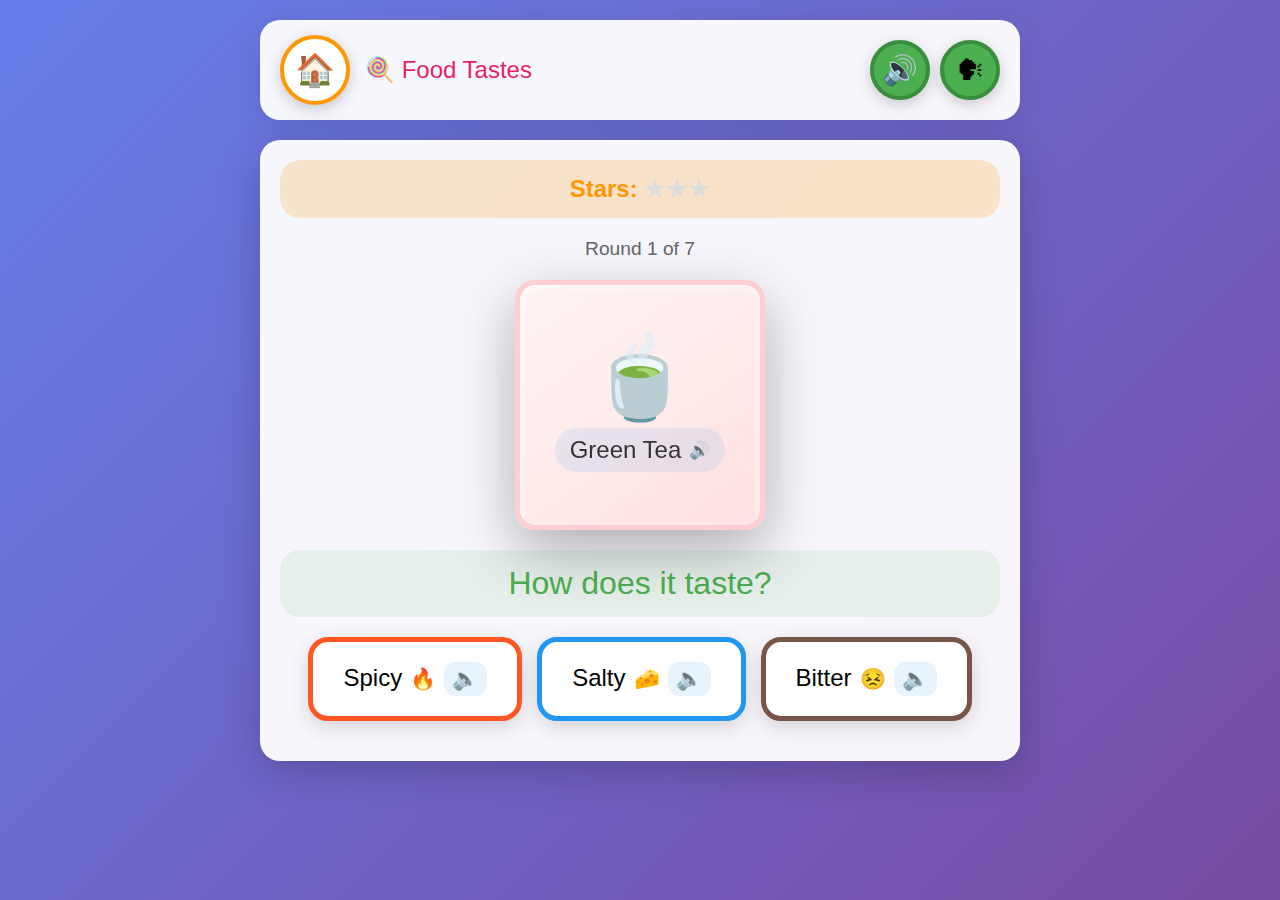
<file: games/tastes/index.html>
<!DOCTYPE html>
<html lang="en">
<head>
  <meta charset="UTF-8">
  <meta name="viewport" content="width=device-width, initial-scale=1.0">
  <title>Food Tastes Game - Kids 3D English</title>
  <link rel="stylesheet" href="../../shared/ui.css">
  <style>
    /* Game-specific styles */
    .header-game {
      display: flex;
      justify-content: space-between;
      align-items: center;
      padding: 15px 20px;
      background: rgba(255, 255, 255, 0.95);
      border-radius: 20px;
      margin-bottom: 20px;
      box-shadow: 0 8px 32px rgba(0, 0, 0, 0.1);
    }

    .header-left {
      display: flex;
      align-items: center;
      gap: 15px;
    }

    .header-title {
      font-size: 1.5rem;
      color: #E91E63;
    }

    .header-right {
      display: flex;
      align-items: center;
      gap: 10px;
    }

    /* Food card styling */
    .card-3d-face {
      background: linear-gradient(145deg, #fff5f5, #ffe0e0) !important;
      border-color: #ffcdd2 !important;
    }

    .food-icon {
      font-size: 5rem;
      line-height: 1;
    }

    /* Taste-specific button colors */
    .choice-btn[data-taste="sweet"] {
      border-color: #E91E63;
    }
    .choice-btn[data-taste="sweet"]:hover,
    .choice-btn[data-taste="sweet"].correct {
      background: #E91E63;
    }

    .choice-btn[data-taste="salty"] {
      border-color: #2196F3;
    }
    .choice-btn[data-taste="salty"]:hover,
    .choice-btn[data-taste="salty"].correct {
      background: #2196F3;
    }

    .choice-btn[data-taste="sour"] {
      border-color: #FFEB3B;
    }
    .choice-btn[data-taste="sour"]:hover,
    .choice-btn[data-taste="sour"].correct {
      background: #FFEB3B;
      color: #333;
    }

    .choice-btn[data-taste="bitter"] {
      border-color: #795548;
    }
    .choice-btn[data-taste="bitter"]:hover,
    .choice-btn[data-taste="bitter"].correct {
      background: #795548;
    }

    .choice-btn[data-taste="spicy"] {
      border-color: #FF5722;
    }
    .choice-btn[data-taste="spicy"]:hover,
    .choice-btn[data-taste="spicy"].correct {
      background: #FF5722;
    }

    /* Taste emoji hints */
    .taste-emoji {
      margin-left: 8px;
      font-size: 1.3rem;
    }
  </style>
</head>
<body>
  <div class="app-container">
    <!-- Header -->
    <header class="header-game">
      <div class="header-left">
        <a href="../../index.html" class="home-btn" title="Go Home">&#127968;</a>
        <span class="header-title">&#127853; Food Tastes</span>
      </div>
      <div class="header-right">
        <button id="sound-toggle" class="toggle-btn active" title="Sound On/Off">
          &#128266;
        </button>
        <button id="voice-toggle" class="toggle-btn active" title="Voice On/Off">
          &#128483;
        </button>
      </div>
    </header>

    <!-- Game Area -->
    <div class="game-area">
      <!-- Score Display -->
      <div class="score-display">
        <h3>Stars: <span id="current-stars">&#9733;&#9733;&#9733;</span></h3>
      </div>

      <!-- Round Indicator -->
      <div class="round-indicator">
        Round <span id="current-round">1</span> of <span id="total-rounds">5</span>
      </div>

      <!-- 3D Card Container -->
      <div class="card-3d-container">
        <div class="card-3d" id="food-card">
          <div class="card-3d-face">
            <span class="food-icon" id="food-icon">&#127852;</span>
            <span class="object-label" id="food-name">Candy</span>
          </div>
        </div>
      </div>

      <!-- Question -->
      <div class="question">
        How does it taste?
      </div>

      <!-- Choices -->
      <div class="choices" id="choices-container">
        <!-- Buttons generated by JS -->
      </div>

      <!-- Feedback Area -->
      <div class="feedback hidden" id="feedback"></div>
    </div>

    <!-- Game Complete Screen (hidden initially) -->
    <div class="game-area game-complete hidden" id="game-complete">
      <h2>&#127881; Yummy! &#127881;</h2>
      <div class="final-stars" id="final-stars"></div>
      <p id="final-message">You know your tastes!</p>
      <p>You got <span id="final-score">0</span> out of <span id="final-total">5</span> correct!</p>
      <button class="play-btn" id="play-again-btn">Play Again!</button>
    </div>
  </div>

  <script src="../../shared/ui.js"></script>
  <script src="game.js"></script>
</body>
</html>
</file>
<file: shared/ui.css>
/* ============================================
   Kids 3D English - Shared UI Styles
   Designed for children age 6+
   ============================================ */

/* CSS Variables for consistent theming */
:root {
  --primary-color: #4CAF50;
  --primary-dark: #388E3C;
  --secondary-color: #FF9800;
  --accent-color: #E91E63;
  --background-gradient: linear-gradient(135deg, #667eea 0%, #764ba2 100%);
  --card-bg: #ffffff;
  --text-dark: #333333;
  --text-light: #ffffff;
  --success-color: #4CAF50;
  --error-color: #f44336;
  --warning-color: #FF9800;

  /* Child-friendly sizes */
  --button-size: 80px;
  --font-size-large: 2rem;
  --font-size-medium: 1.5rem;
  --font-size-small: 1.2rem;
  --border-radius: 20px;
  --spacing: 20px;
}

/* Reset and base styles */
* {
  box-sizing: border-box;
  margin: 0;
  padding: 0;
}

body {
  font-family: 'Comic Sans MS', 'Chalkboard', 'Arial Rounded MT Bold', sans-serif;
  background: var(--background-gradient);
  min-height: 100vh;
  color: var(--text-dark);
  overflow-x: hidden;
}

/* Main container */
.app-container {
  max-width: 800px;
  margin: 0 auto;
  padding: var(--spacing);
  min-height: 100vh;
}

/* Header styles */
.header {
  display: flex;
  justify-content: space-between;
  align-items: center;
  padding: var(--spacing);
  background: rgba(255, 255, 255, 0.95);
  border-radius: var(--border-radius);
  margin-bottom: var(--spacing);
  box-shadow: 0 8px 32px rgba(0, 0, 0, 0.1);
}

.header h1 {
  font-size: var(--font-size-large);
  color: var(--primary-color);
  text-shadow: 2px 2px 4px rgba(0, 0, 0, 0.1);
}

/* Toggle buttons container */
.toggles {
  display: flex;
  gap: 10px;
}

/* Toggle button style */
.toggle-btn {
  width: 60px;
  height: 60px;
  border-radius: 50%;
  border: 4px solid var(--primary-color);
  background: var(--card-bg);
  cursor: pointer;
  font-size: 1.8rem;
  display: flex;
  align-items: center;
  justify-content: center;
  transition: all 0.3s ease;
  box-shadow: 0 4px 15px rgba(0, 0, 0, 0.2);
}

.toggle-btn:hover {
  transform: scale(1.1);
}

.toggle-btn.active {
  background: var(--primary-color);
  border-color: var(--primary-dark);
}

.toggle-btn.off {
  opacity: 0.5;
  background: #ccc;
  border-color: #999;
}

/* Home button */
.home-btn {
  width: 70px;
  height: 70px;
  border-radius: 50%;
  border: 4px solid var(--secondary-color);
  background: var(--card-bg);
  cursor: pointer;
  font-size: 2rem;
  display: flex;
  align-items: center;
  justify-content: center;
  transition: all 0.3s ease;
  box-shadow: 0 4px 15px rgba(0, 0, 0, 0.2);
  text-decoration: none;
}

.home-btn:hover {
  transform: scale(1.1);
  background: var(--secondary-color);
}

/* Game cards for index page */
.game-cards {
  display: grid;
  grid-template-columns: repeat(auto-fit, minmax(280px, 1fr));
  gap: var(--spacing);
  margin-top: var(--spacing);
}

.game-card {
  background: var(--card-bg);
  border-radius: var(--border-radius);
  padding: 30px;
  text-align: center;
  text-decoration: none;
  color: var(--text-dark);
  box-shadow: 0 10px 40px rgba(0, 0, 0, 0.2);
  transition: all 0.3s ease;
  border: 5px solid transparent;
}

.game-card:hover {
  transform: translateY(-10px) scale(1.02);
  border-color: var(--primary-color);
}

.game-card-icon {
  font-size: 5rem;
  margin-bottom: 15px;
}

.game-card h2 {
  font-size: var(--font-size-large);
  color: var(--primary-color);
  margin-bottom: 10px;
}

.game-card p {
  font-size: var(--font-size-small);
  color: #666;
}

/* Stars display */
.stars {
  font-size: 2rem;
  margin: 10px 0;
}

.star {
  color: #ddd;
  transition: all 0.3s ease;
}

.star.earned {
  color: #FFD700;
  text-shadow: 0 0 10px rgba(255, 215, 0, 0.5);
}

/* Progress section */
.progress-section {
  background: rgba(255, 255, 255, 0.95);
  border-radius: var(--border-radius);
  padding: var(--spacing);
  margin-top: var(--spacing);
  text-align: center;
  box-shadow: 0 8px 32px rgba(0, 0, 0, 0.1);
}

.progress-section h2 {
  font-size: var(--font-size-medium);
  color: var(--primary-color);
  margin-bottom: 15px;
}

/* Game area */
.game-area {
  background: rgba(255, 255, 255, 0.95);
  border-radius: var(--border-radius);
  padding: var(--spacing);
  min-height: 400px;
  box-shadow: 0 10px 40px rgba(0, 0, 0, 0.2);
}

/* 3D Card container */
.card-3d-container {
  perspective: 1000px;
  width: 250px;
  height: 250px;
  margin: 20px auto;
}

.card-3d {
  width: 100%;
  height: 100%;
  position: relative;
  transform-style: preserve-3d;
  transition: transform 0.1s ease-out;
  cursor: grab;
}

.card-3d:active {
  cursor: grabbing;
}

.card-3d-face {
  position: absolute;
  width: 100%;
  height: 100%;
  backface-visibility: hidden;
  border-radius: var(--border-radius);
  display: flex;
  flex-direction: column;
  align-items: center;
  justify-content: center;
  font-size: 6rem;
  background: linear-gradient(145deg, #f5f5f5, #e0e0e0);
  box-shadow:
    0 20px 60px rgba(0, 0, 0, 0.3),
    inset 0 2px 10px rgba(255, 255, 255, 0.8);
  border: 5px solid #ddd;
}

/* Idle animation for 3D card */
@keyframes gentleFloat {
  0%, 100% {
    transform: rotateX(5deg) rotateY(-5deg);
  }
  25% {
    transform: rotateX(-5deg) rotateY(5deg);
  }
  50% {
    transform: rotateX(5deg) rotateY(5deg);
  }
  75% {
    transform: rotateX(-5deg) rotateY(-5deg);
  }
}

.card-3d.idle {
  animation: gentleFloat 4s ease-in-out infinite;
}

/* Object label on card */
.object-label {
  font-size: var(--font-size-medium);
  margin-top: 10px;
  color: var(--text-dark);
  text-transform: capitalize;
}

/* Speakable words - click to hear pronunciation */
.speakable {
  cursor: pointer;
  position: relative;
  display: inline-flex;
  align-items: center;
  gap: 8px;
  padding: 5px 12px;
  border-radius: 25px;
  background: rgba(33, 150, 243, 0.1);
  border: 3px solid transparent;
  transition: all 0.2s ease;
}

.speakable:hover {
  background: rgba(33, 150, 243, 0.2);
  border-color: #2196F3;
  transform: scale(1.05);
}

.speakable:active {
  transform: scale(0.98);
}

.speakable::after {
  content: '🔊';
  font-size: 0.7em;
  opacity: 0.7;
  transition: opacity 0.2s ease;
}

.speakable:hover::after {
  opacity: 1;
}

.speakable.speaking {
  background: rgba(33, 150, 243, 0.3);
  border-color: #2196F3;
  animation: speakPulse 0.5s ease infinite;
}

@keyframes speakPulse {
  0%, 100% { box-shadow: 0 0 0 0 rgba(33, 150, 243, 0.4); }
  50% { box-shadow: 0 0 0 8px rgba(33, 150, 243, 0); }
}

/* Speakable in choice buttons */
.choice-btn.speakable-choice {
  position: relative;
}

.choice-btn .speak-icon {
  display: inline-flex;
  align-items: center;
  justify-content: center;
  font-size: 0.9em;
  margin-left: 8px;
  padding: 4px 8px;
  border-radius: 12px;
  background: rgba(33, 150, 243, 0.15);
  opacity: 0.7;
  transition: all 0.2s ease;
  cursor: pointer;
}

.choice-btn .speak-icon:hover {
  opacity: 1;
  background: rgba(33, 150, 243, 0.3);
  transform: scale(1.15);
}

.choice-btn .speak-icon:active {
  transform: scale(0.95);
}

.choice-btn:hover .speak-icon {
  opacity: 1;
}

/* Question text */
.question {
  font-size: var(--font-size-large);
  text-align: center;
  color: var(--primary-color);
  margin: 20px 0;
  padding: 15px;
  background: rgba(76, 175, 80, 0.1);
  border-radius: var(--border-radius);
}

/* Choice buttons */
.choices {
  display: flex;
  flex-wrap: wrap;
  justify-content: center;
  gap: 15px;
  margin: 20px 0;
}

.choice-btn {
  min-width: 150px;
  padding: 20px 30px;
  font-size: var(--font-size-medium);
  font-family: inherit;
  border: 5px solid var(--primary-color);
  border-radius: var(--border-radius);
  background: var(--card-bg);
  cursor: pointer;
  transition: all 0.2s ease;
  box-shadow: 0 6px 20px rgba(0, 0, 0, 0.15);
}

.choice-btn:hover {
  transform: translateY(-5px);
  background: var(--primary-color);
  color: var(--text-light);
}

.choice-btn:active {
  transform: translateY(-2px);
}

.choice-btn.correct {
  background: var(--success-color);
  border-color: var(--success-color);
  color: var(--text-light);
  animation: pulse 0.5s ease;
}

.choice-btn.incorrect {
  background: var(--error-color);
  border-color: var(--error-color);
  color: var(--text-light);
  animation: shake 0.5s ease;
}

.choice-btn:disabled {
  cursor: not-allowed;
  opacity: 0.7;
}

/* Feedback area */
.feedback {
  text-align: center;
  font-size: var(--font-size-large);
  padding: 20px;
  border-radius: var(--border-radius);
  margin: 20px 0;
  min-height: 80px;
  display: flex;
  align-items: center;
  justify-content: center;
}

.feedback.success {
  background: linear-gradient(145deg, #c8e6c9, #a5d6a7);
  color: #2e7d32;
}

.feedback.error {
  background: linear-gradient(145deg, #ffcdd2, #ef9a9a);
  color: #c62828;
}

/* Score display */
.score-display {
  text-align: center;
  padding: 15px;
  background: rgba(255, 152, 0, 0.2);
  border-radius: var(--border-radius);
  margin-bottom: 20px;
}

.score-display h3 {
  font-size: var(--font-size-medium);
  color: var(--secondary-color);
}

/* Round indicator */
.round-indicator {
  text-align: center;
  font-size: var(--font-size-small);
  color: #666;
  margin-bottom: 10px;
}

/* Game complete screen */
.game-complete {
  text-align: center;
  padding: 40px;
}

.game-complete h2 {
  font-size: 2.5rem;
  color: var(--primary-color);
  margin-bottom: 20px;
}

.game-complete .final-stars {
  font-size: 4rem;
  margin: 20px 0;
}

.game-complete p {
  font-size: var(--font-size-medium);
  margin: 15px 0;
}

/* Play again button */
.play-btn {
  padding: 20px 50px;
  font-size: var(--font-size-large);
  font-family: inherit;
  border: 5px solid var(--primary-color);
  border-radius: var(--border-radius);
  background: var(--primary-color);
  color: var(--text-light);
  cursor: pointer;
  transition: all 0.3s ease;
  box-shadow: 0 8px 25px rgba(0, 0, 0, 0.2);
  margin-top: 20px;
}

.play-btn:hover {
  transform: translateY(-5px);
  background: var(--primary-dark);
}

/* Animations */
@keyframes pulse {
  0%, 100% { transform: scale(1); }
  50% { transform: scale(1.05); }
}

@keyframes shake {
  0%, 100% { transform: translateX(0); }
  25% { transform: translateX(-10px); }
  75% { transform: translateX(10px); }
}

@keyframes bounce {
  0%, 100% { transform: translateY(0); }
  50% { transform: translateY(-20px); }
}

@keyframes celebrate {
  0% { transform: scale(1) rotate(0deg); }
  25% { transform: scale(1.2) rotate(-5deg); }
  50% { transform: scale(1.2) rotate(5deg); }
  75% { transform: scale(1.2) rotate(-5deg); }
  100% { transform: scale(1) rotate(0deg); }
}

.celebrate {
  animation: celebrate 0.6s ease;
}

/* Hidden utility class */
.hidden {
  display: none !important;
}

/* Responsive design */
@media (max-width: 600px) {
  :root {
    --font-size-large: 1.6rem;
    --font-size-medium: 1.3rem;
    --font-size-small: 1rem;
    --spacing: 15px;
  }

  .header {
    flex-direction: column;
    gap: 15px;
  }

  .card-3d-container {
    width: 200px;
    height: 200px;
  }

  .card-3d-face {
    font-size: 4rem;
  }

  .choice-btn {
    min-width: 120px;
    padding: 15px 20px;
  }

  .game-card-icon {
    font-size: 4rem;
  }
}
</file>
